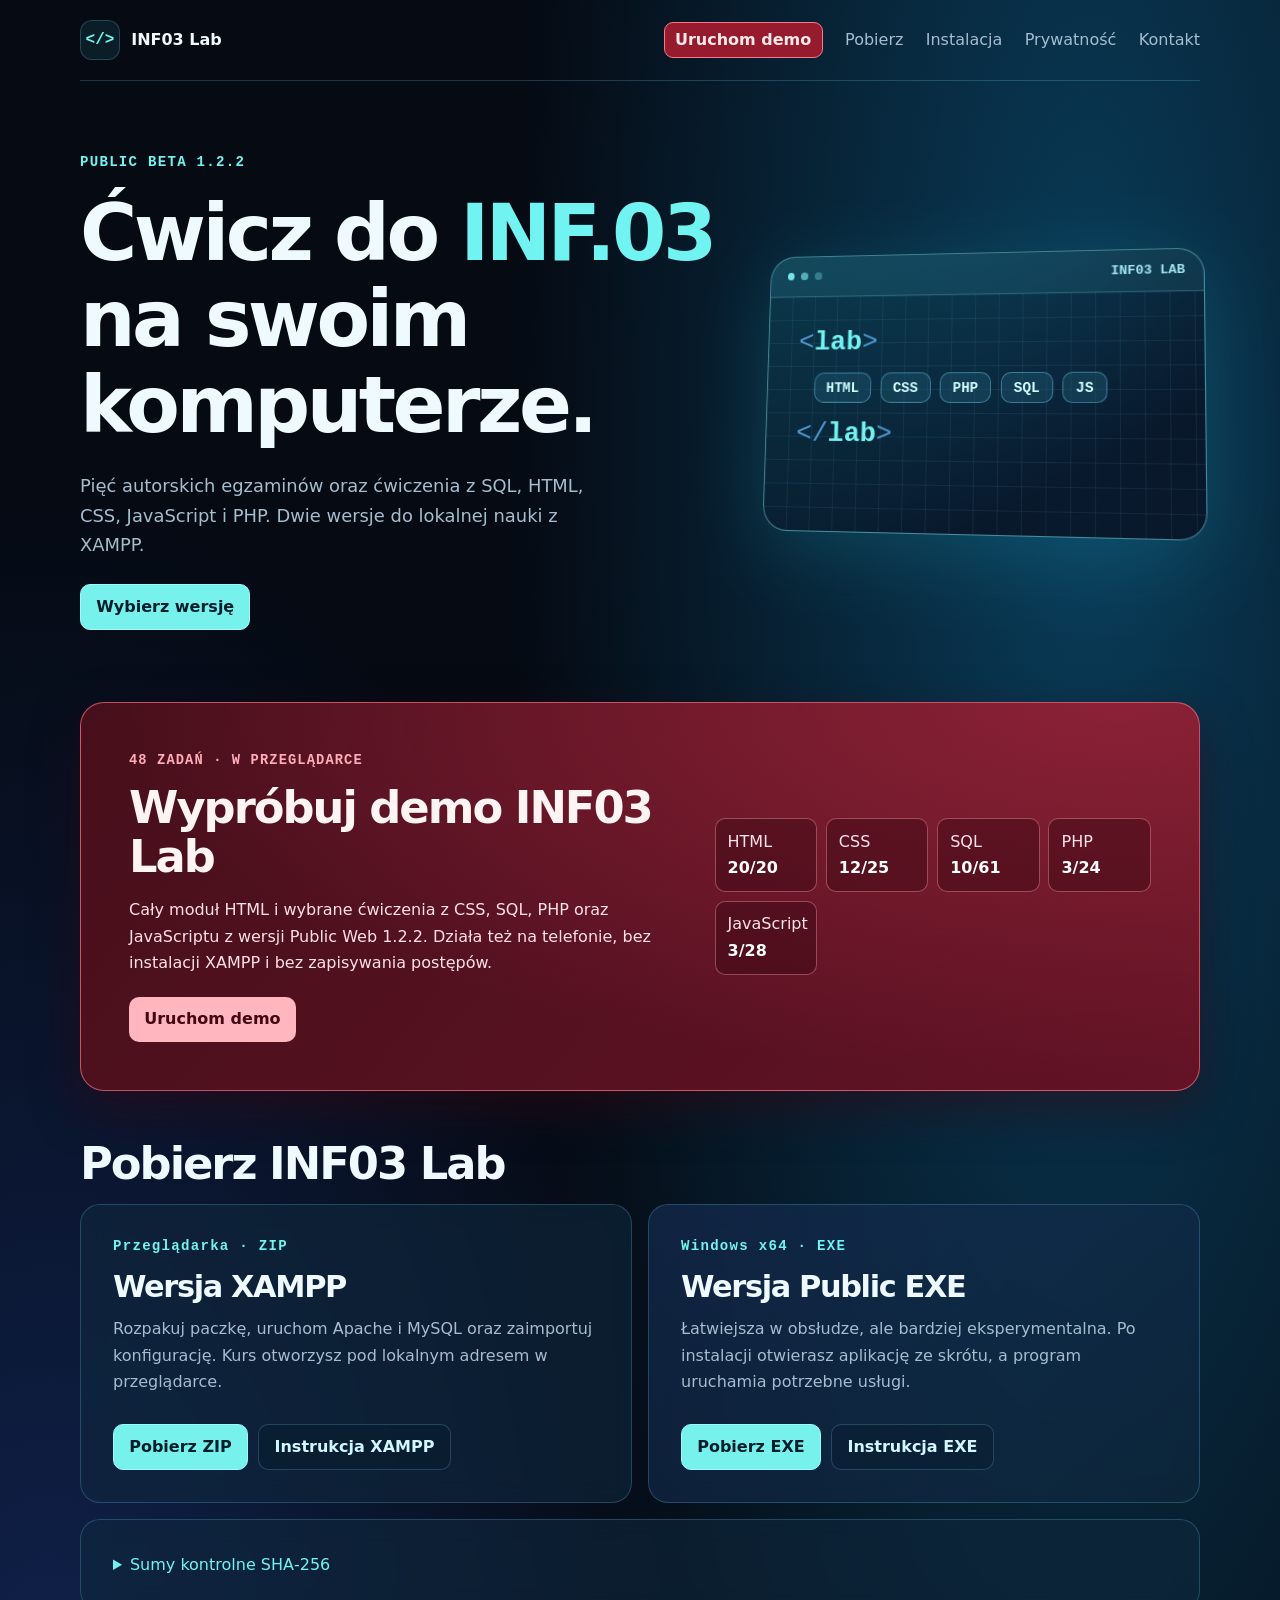
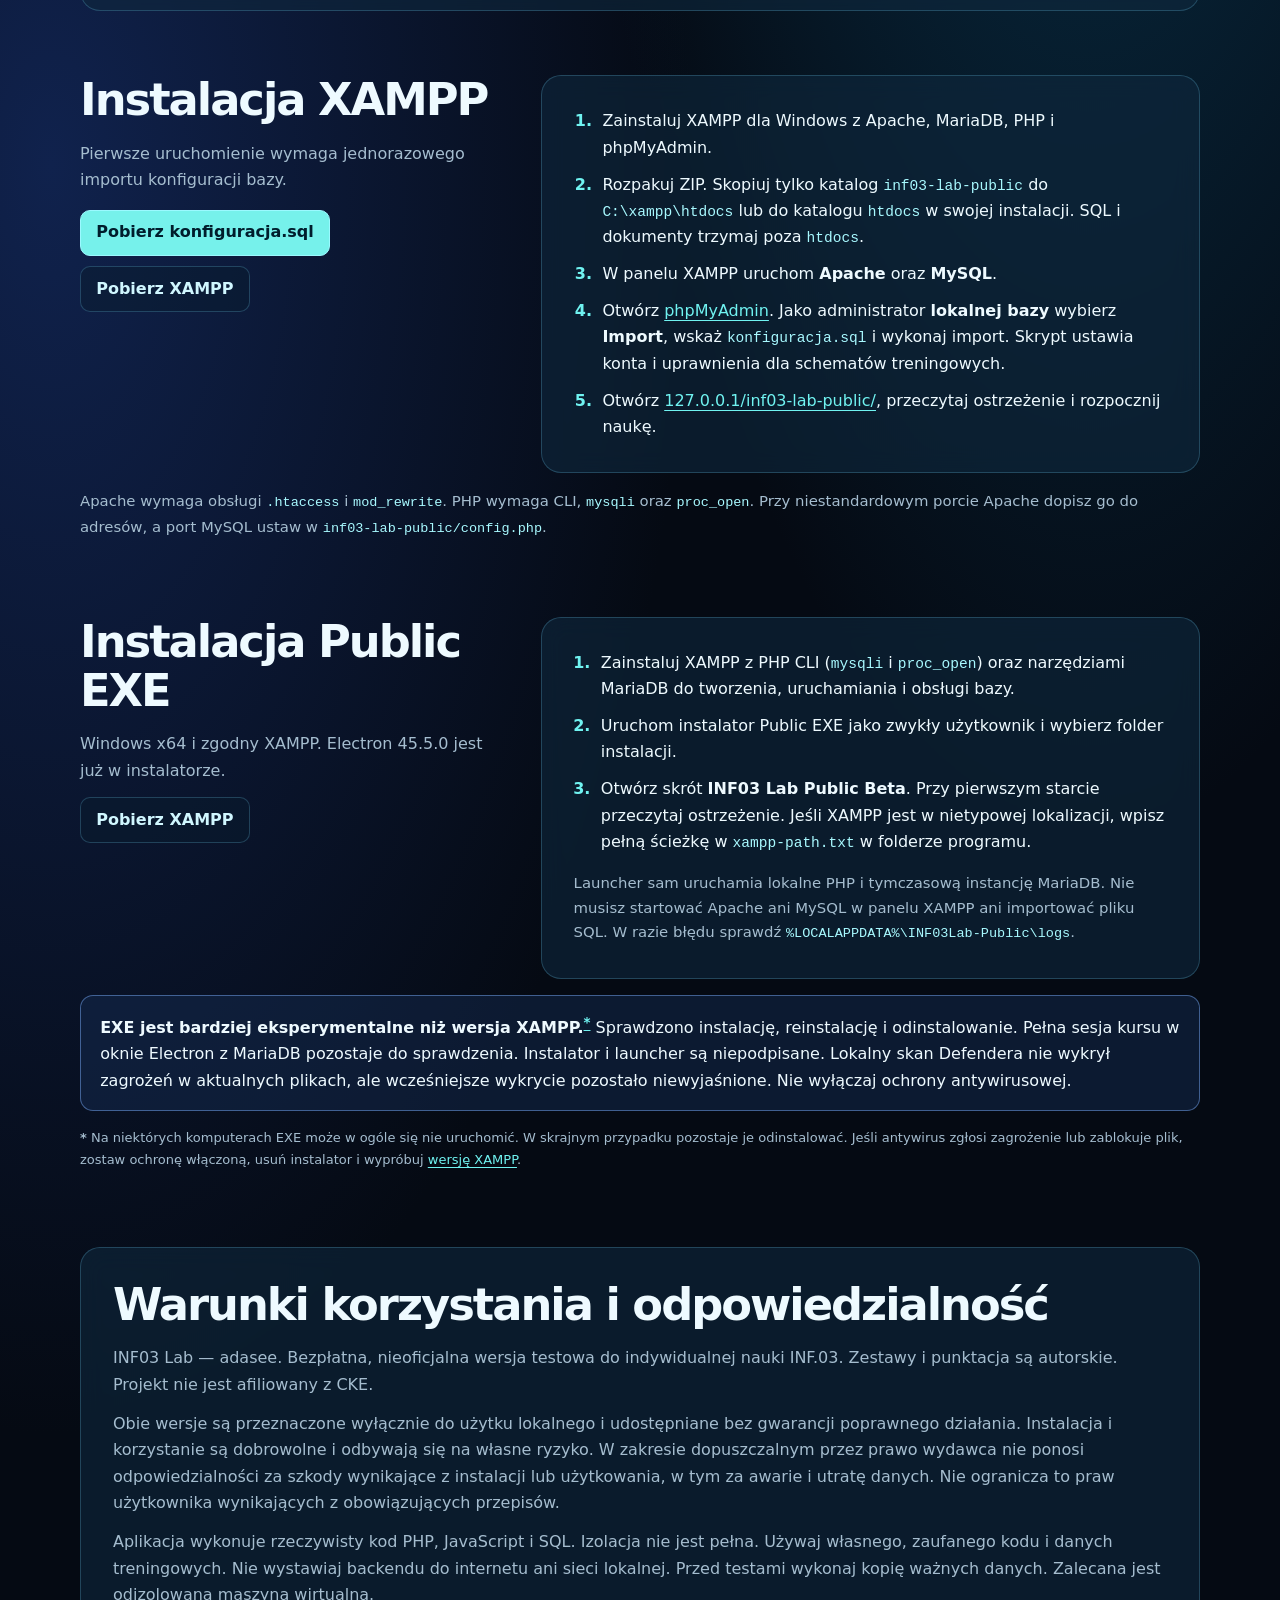
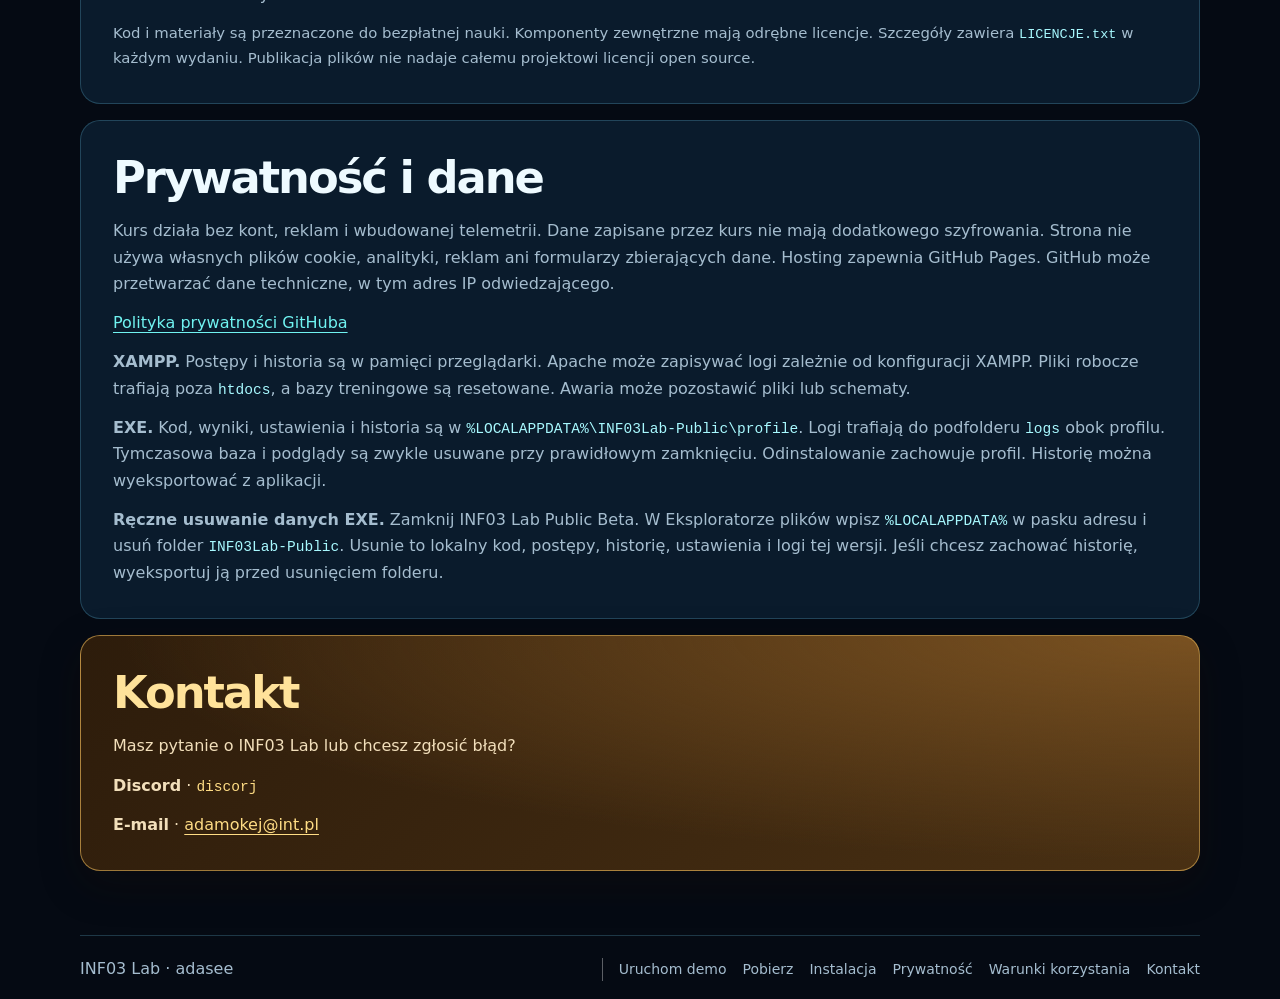
<file: index.html>
<!doctype html>
<html lang="pl">
<head>
  <meta charset="utf-8">
  <meta name="viewport" content="width=device-width, initial-scale=1">
  <meta name="description" content="INF03 Lab Public Beta – lokalne laboratorium do nauki INF.03. Pobierz wersję XAMPP lub eksperymentalny instalator Windows.">
  <title>INF03 Lab · Pobierz Public Beta</title>
  <link rel="stylesheet" href="inf03-aqua.css?v=39f0a32">
  <link rel="stylesheet" href="inf03-demo-highlight.css">
  <style>
    .foot .footer-nav { display:flex; flex-wrap:wrap; gap:.4rem 1rem; font-size:.875rem; border-inline-start:1px solid rgba(255,255,255,.35); padding-inline-start:1rem; }
    .foot .footer-nav a { color:var(--muted); }
    .foot .footer-nav a:hover, .foot .footer-nav a:focus-visible { color:var(--ink); text-decoration:underline; }
    @media (max-width:760px) { .foot { align-items:flex-start; flex-direction:column; } }
  </style>
</head>
<body>
  <a class="skip" href="#main">Przejdź do treści</a>
  <header class="shell top">
    <a class="brand" href="./"><span class="mark" aria-hidden="true">&lt;/&gt;</span> INF03 Lab</a>
    <nav aria-label="Menu główne"><a class="demo-nav" href="demo/">Uruchom demo</a><a href="#pobierz">Pobierz</a><a href="#xampp">Instalacja</a><a href="#prywatnosc">Prywatność</a><a href="#kontakt">Kontakt</a></nav>
  </header>
  <main id="main" class="shell">
    <section class="hero" aria-labelledby="title">
      <div class="hero-copy">
        <p class="kicker">PUBLIC BETA 1.2.2</p>
        <h1 id="title">Ćwicz do <em>INF.03</em><br>na swoim komputerze.</h1>
        <p>Pięć autorskich egzaminów oraz ćwiczenia z SQL, HTML, CSS, JavaScript i PHP. Dwie wersje do lokalnej nauki z XAMPP.</p>
        <a class="button primary" href="#pobierz">Wybierz wersję</a>
      </div>
      <div class="lab" aria-hidden="true">
        <div class="lab-head"><i></i><i></i><i></i><span>INF03 LAB</span></div>
        <div class="lab-body"><span class="lab-code">&lt;<b>lab</b>&gt;</span><div class="modules"><span>HTML</span><span>CSS</span><span>PHP</span><span>SQL</span><span>JS</span></div><span class="lab-code">&lt;/<b>lab</b>&gt;</span></div>
      </div>
    </section>
    <section class="demo-feature" id="demo" aria-labelledby="demo-title">
      <div>
        <p class="demo-kicker">48 ZADAŃ · W PRZEGLĄDARCE</p>
        <h2 id="demo-title">Wypróbuj demo INF03 Lab</h2>
        <p>Cały moduł HTML i wybrane ćwiczenia z CSS, SQL, PHP oraz JavaScriptu z wersji Public Web 1.2.2. Działa też na telefonie, bez instalacji XAMPP i bez zapisywania postępów.</p>
        <a class="button demo-launch" href="demo/">Uruchom demo</a>
      </div>
      <dl class="demo-counts" aria-label="Liczba ćwiczeń w demo i pełnej wersji">
        <div><dt>HTML</dt><dd>20/20</dd></div>
        <div><dt>CSS</dt><dd>12/25</dd></div>
        <div><dt>SQL</dt><dd>10/61</dd></div>
        <div><dt>PHP</dt><dd>3/24</dd></div>
        <div><dt>JavaScript</dt><dd>3/28</dd></div>
      </dl>
    </section>
    <section id="pobierz" aria-labelledby="download-title">
      <h2 id="download-title">Pobierz INF03 Lab</h2>
      <div class="editions">
        <article class="panel edition">
          <p class="edition-label">Przeglądarka · ZIP</p>
          <h3>Wersja XAMPP</h3>
          <p>Rozpakuj paczkę, uruchom Apache i MySQL oraz zaimportuj konfigurację. Kurs otworzysz pod lokalnym adresem w przeglądarce.</p>
          <div class="actions"><a class="button primary" href="https://github.com/AdamOKEJ/adamokej.github.io/releases/download/v1.2.2/INF03-Lab-Public-Web-1.2.2-XAMPP.zip">Pobierz ZIP</a><a class="button quiet" href="#xampp">Instrukcja XAMPP</a></div>
        </article>
        <article class="panel edition desktop">
          <p class="edition-label">Windows x64 · EXE</p>
          <h3>Wersja Public EXE</h3>
          <p>Łatwiejsza w obsłudze, ale bardziej eksperymentalna. Po instalacji otwierasz aplikację ze skrótu, a program uruchamia potrzebne usługi.</p>
          <div class="actions"><a class="button primary" href="https://github.com/AdamOKEJ/adamokej.github.io/releases/download/v1.2.2/INF03-Lab-Public-1.2.2-Setup.exe">Pobierz EXE</a><a class="button quiet" href="#exe">Instrukcja EXE</a></div>
        </article>
      </div>
      <details class="panel checksums">
        <summary>Sumy kontrolne SHA‑256</summary>
        <p>ZIP XAMPP · <code>c5b40b4111b91013e39b1c6e839de1f69587f975638e474e8ab373ca2cb931e2</code></p>
        <p>Public EXE · <code>7cc8d6effb99db36b7248c7374f8d0b988ed899d5e0abb710ef434e6b78988bc</code></p>
      </details>
    </section>
    <section class="guide" id="xampp" aria-labelledby="xampp-title">
      <div><h2 id="xampp-title">Instalacja XAMPP</h2><p>Pierwsze uruchomienie wymaga jednorazowego importu konfiguracji bazy.</p><div class="actions"><a class="button primary" href="konfiguracja.sql" download>Pobierz konfiguracja.sql</a><a class="button quiet" href="https://www.apachefriends.org/download.html">Pobierz XAMPP</a></div></div>
      <ol class="panel steps">
        <li>Zainstaluj XAMPP dla Windows z Apache, MariaDB, PHP i phpMyAdmin.</li>
        <li>Rozpakuj ZIP. Skopiuj tylko katalog <code>inf03-lab-public</code> do <code>C:\xampp\htdocs</code> lub do katalogu <code>htdocs</code> w swojej instalacji. SQL i dokumenty trzymaj poza <code>htdocs</code>.</li>
        <li>W panelu XAMPP uruchom <strong>Apache</strong> oraz <strong>MySQL</strong>.</li>
        <li>Otwórz <a href="http://127.0.0.1/phpmyadmin/">phpMyAdmin</a>. Jako administrator <strong>lokalnej bazy</strong> wybierz <strong>Import</strong>, wskaż <code>konfiguracja.sql</code> i wykonaj import. Skrypt ustawia konta i uprawnienia dla schematów treningowych.</li>
        <li>Otwórz <a href="http://127.0.0.1/inf03-lab-public/">127.0.0.1/inf03-lab-public/</a>, przeczytaj ostrzeżenie i rozpocznij naukę.</li>
      </ol>
      <p class="fine guide-note">Apache wymaga obsługi <code>.htaccess</code> i <code>mod_rewrite</code>. PHP wymaga CLI, <code>mysqli</code> oraz <code>proc_open</code>. Przy niestandardowym porcie Apache dopisz go do adresów, a port MySQL ustaw w <code>inf03-lab-public/config.php</code>.</p>
    </section>
    <section class="guide" id="exe" aria-labelledby="exe-title">
      <div><h2 id="exe-title">Instalacja Public EXE</h2><p>Windows x64 i zgodny XAMPP. Electron 45.5.0 jest już w instalatorze.</p><a class="button quiet" href="https://www.apachefriends.org/download.html">Pobierz XAMPP</a></div>
      <div class="panel">
        <ol class="steps plain">
          <li>Zainstaluj XAMPP z PHP CLI (<code>mysqli</code> i <code>proc_open</code>) oraz narzędziami MariaDB do tworzenia, uruchamiania i obsługi bazy.</li>
          <li>Uruchom instalator Public EXE jako zwykły użytkownik i wybierz folder instalacji.</li>
          <li>Otwórz skrót <strong>INF03 Lab Public Beta</strong>. Przy pierwszym starcie przeczytaj ostrzeżenie. Jeśli XAMPP jest w nietypowej lokalizacji, wpisz pełną ścieżkę w <code>xampp-path.txt</code> w folderze programu.</li>
        </ol>
        <p class="fine">Launcher sam uruchamia lokalne PHP i tymczasową instancję MariaDB. Nie musisz startować Apache ani MySQL w panelu XAMPP ani importować pliku SQL. W razie błędu sprawdź <code>%LOCALAPPDATA%\INF03Lab-Public\logs</code>.</p>
      </div>
      <aside class="notice guide-note"><strong>EXE jest bardziej eksperymentalne niż wersja XAMPP.<sup><a href="#exe-przypis" aria-label="Przypis o zgodności EXE">*</a></sup></strong> Sprawdzono instalację, reinstalację i odinstalowanie. Pełna sesja kursu w oknie Electron z MariaDB pozostaje do sprawdzenia. Instalator i launcher są niepodpisane. Lokalny skan Defendera nie wykrył zagrożeń w aktualnych plikach, ale wcześniejsze wykrycie pozostało niewyjaśnione. Nie wyłączaj ochrony antywirusowej.</aside>
      <p id="exe-przypis" class="fine guide-note" style="font-size:0.8125rem"><strong>*</strong> Na niektórych komputerach EXE może w ogóle się nie uruchomić. W skrajnym przypadku pozostaje je odinstalować. Jeśli antywirus zgłosi zagrożenie lub zablokuje plik, zostaw ochronę włączoną, usuń instalator i wypróbuj <a href="#xampp">wersję XAMPP</a>.</p>
    </section>
    <section id="warunki" class="panel policy" aria-labelledby="terms-title">
      <h2 id="terms-title">Warunki korzystania i odpowiedzialność</h2>
      <p>INF03 Lab — adasee. Bezpłatna, nieoficjalna wersja testowa do indywidualnej nauki INF.03. Zestawy i punktacja są autorskie. Projekt nie jest afiliowany z CKE.</p>
      <p>Obie wersje są przeznaczone wyłącznie do użytku lokalnego i udostępniane bez gwarancji poprawnego działania. Instalacja i korzystanie są dobrowolne i odbywają się na własne ryzyko. W zakresie dopuszczalnym przez prawo wydawca nie ponosi odpowiedzialności za szkody wynikające z instalacji lub użytkowania, w tym za awarie i utratę danych. Nie ogranicza to praw użytkownika wynikających z obowiązujących przepisów.</p>
      <p>Aplikacja wykonuje rzeczywisty kod PHP, JavaScript i SQL. Izolacja nie jest pełna. Używaj własnego, zaufanego kodu i danych treningowych. Nie wystawiaj backendu do internetu ani sieci lokalnej. Przed testami wykonaj kopię ważnych danych. Zalecana jest odizolowana maszyna wirtualna.</p>
      <p class="fine">Kod i materiały są przeznaczone do bezpłatnej nauki. Komponenty zewnętrzne mają odrębne licencje. Szczegóły zawiera <code>LICENCJE.txt</code> w każdym wydaniu. Publikacja plików nie nadaje całemu projektowi licencji open source.</p>
    </section>
    <section id="prywatnosc" class="panel policy" aria-labelledby="privacy-title">
      <h2 id="privacy-title">Prywatność i dane</h2>
      <p>Kurs działa bez kont, reklam i wbudowanej telemetrii. Dane zapisane przez kurs nie mają dodatkowego szyfrowania. Strona nie używa własnych plików cookie, analityki, reklam ani formularzy zbierających dane. Hosting zapewnia GitHub Pages. GitHub może przetwarzać dane techniczne, w tym adres IP odwiedzającego.</p>
      <p><a href="https://docs.github.com/en/site-policy/privacy-policies/github-general-privacy-statement">Polityka prywatności GitHuba</a></p><p><strong>XAMPP.</strong> Postępy i historia są w pamięci przeglądarki. Apache może zapisywać logi zależnie od konfiguracji XAMPP. Pliki robocze trafiają poza <code>htdocs</code>, a bazy treningowe są resetowane. Awaria może pozostawić pliki lub schematy.</p>
      <p><strong>EXE.</strong> Kod, wyniki, ustawienia i historia są w <code>%LOCALAPPDATA%\INF03Lab-Public\profile</code>. Logi trafiają do podfolderu <code>logs</code> obok profilu. Tymczasowa baza i podglądy są zwykle usuwane przy prawidłowym zamknięciu. Odinstalowanie zachowuje profil. Historię można wyeksportować z aplikacji.</p>
      <p><strong>Ręczne usuwanie danych EXE.</strong> Zamknij INF03 Lab Public Beta. W Eksploratorze plików wpisz <code>%LOCALAPPDATA%</code> w pasku adresu i usuń folder <code>INF03Lab-Public</code>. Usunie to lokalny kod, postępy, historię, ustawienia i logi tej wersji. Jeśli chcesz zachować historię, wyeksportuj ją przed usunięciem folderu.</p>
    </section>
    <section id="kontakt" class="panel policy" aria-labelledby="contact-title">
      <h2 id="contact-title">Kontakt</h2>
      <p>Masz pytanie o INF03 Lab lub chcesz zgłosić błąd?</p>
      <p><strong>Discord</strong> · <code>discorj</code></p>
      <p><strong>E-mail</strong> · <a href="mailto:adamokej@int.pl">adamokej@int.pl</a></p>
    </section>
  </main>
  <footer class="shell foot">
    <span>INF03 Lab · adasee</span>
    <nav class="footer-nav" aria-label="Menu w stopce">
      <a href="demo/">Uruchom demo</a>
      <a href="#pobierz">Pobierz</a>
      <a href="#xampp">Instalacja</a>
      <a href="#prywatnosc">Prywatność</a>
      <a href="#warunki">Warunki korzystania</a>
      <a href="#kontakt">Kontakt</a>
    </nav>
  </footer>
</body>
</html>
</file>
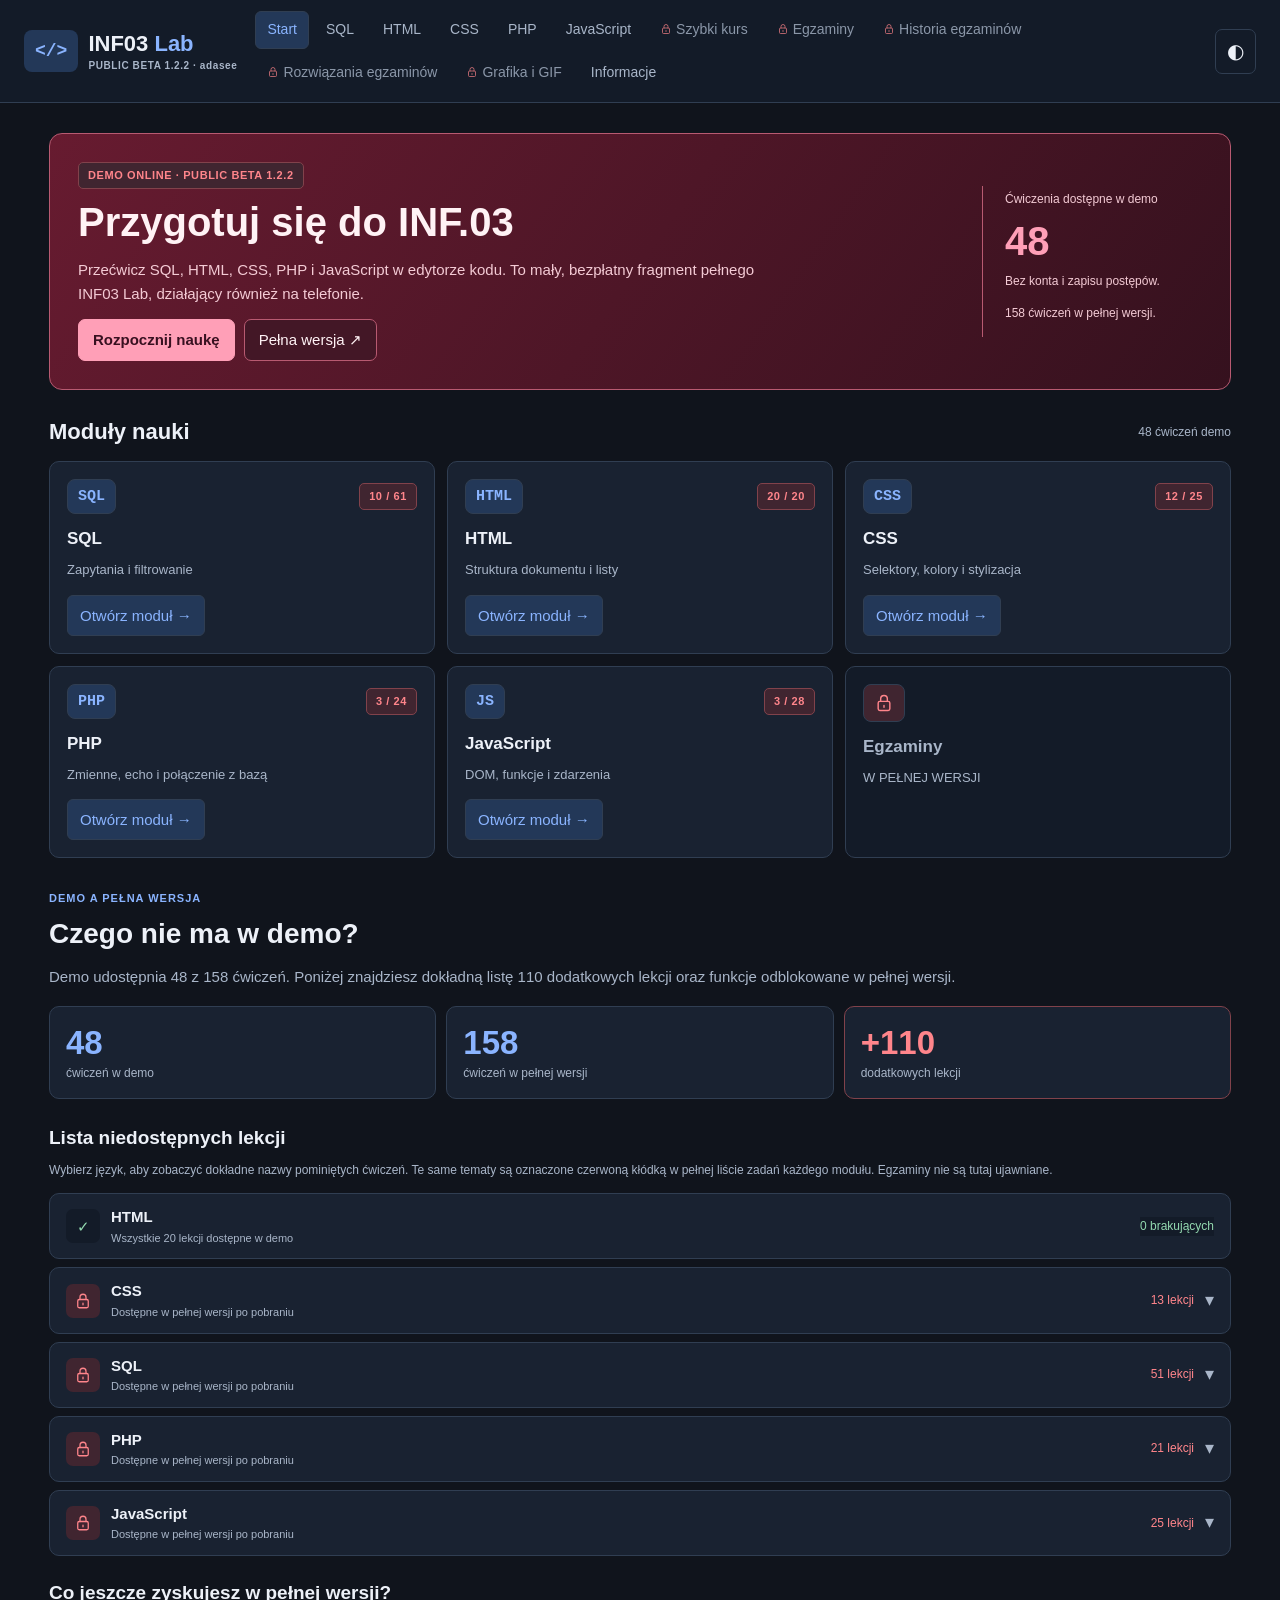
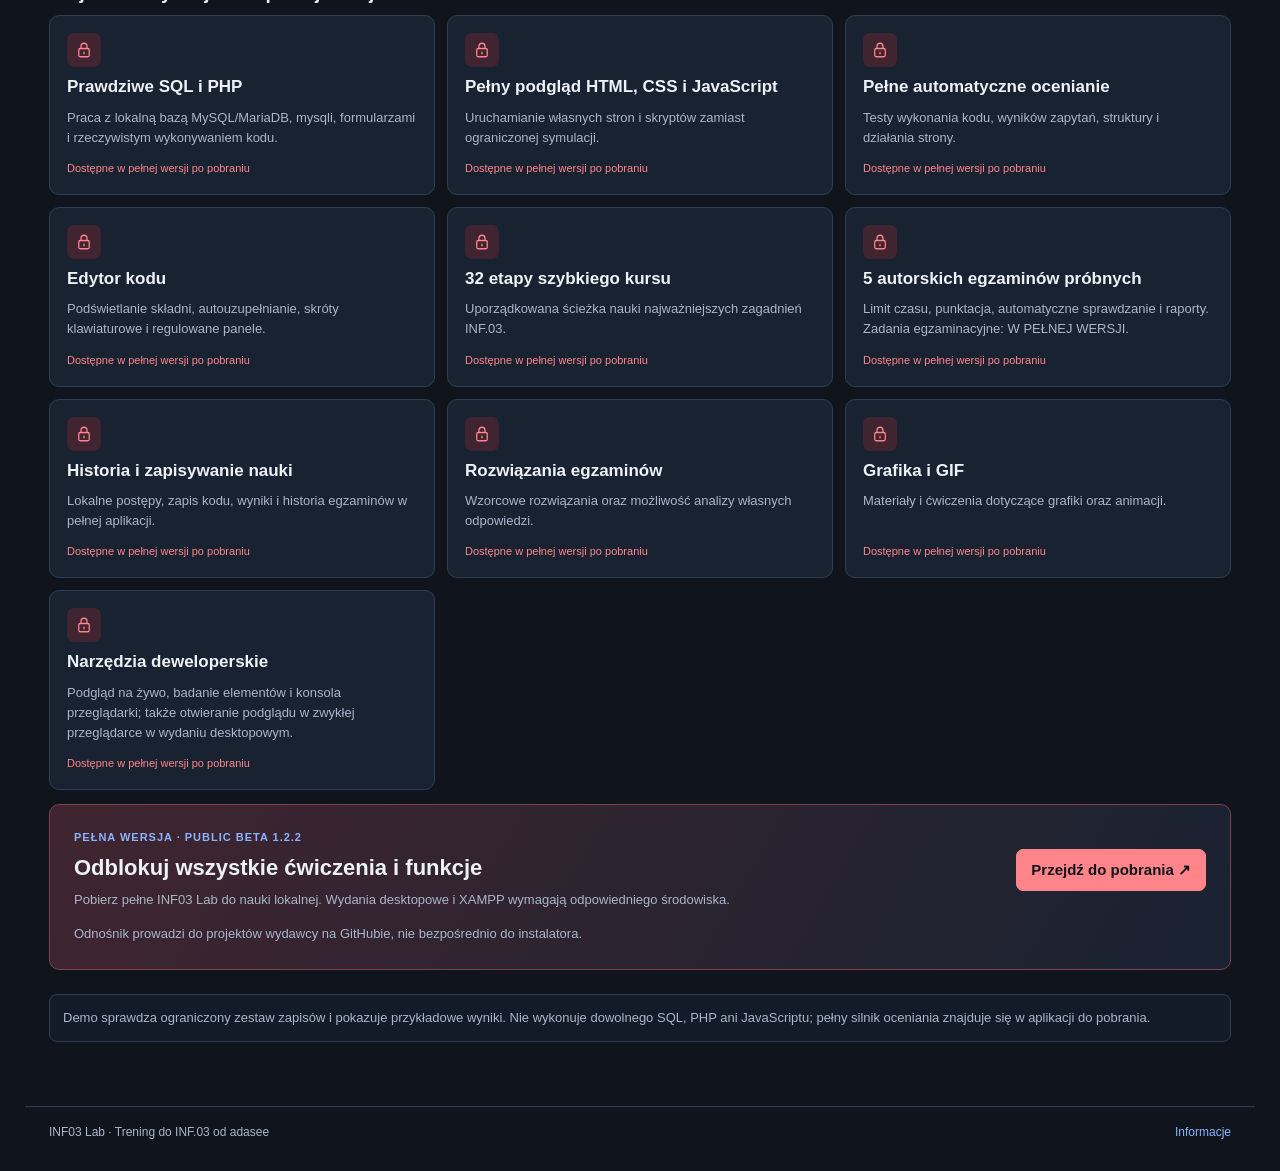
<file: demo/index.html>
<!doctype html>
<html lang="pl"><head><meta charset="utf-8"><meta name="viewport" content="width=device-width,initial-scale=1"><meta name="referrer" content="no-referrer"><meta http-equiv="Content-Security-Policy" content="default-src 'none'; script-src 'self'; style-src 'self'; img-src 'none'; font-src 'none'; connect-src 'none'; object-src 'none'; base-uri 'none'; form-action 'none'; frame-src 'none'; worker-src 'none'"><meta name="description" content="Bezpłatne demo INF03 Lab – ćwiczenia do egzaminu zawodowego."><title>INF03 Lab · Demo online</title><link rel="stylesheet" href="style.css?v=czerwony-baner"><script defer src="tasks.js?v=pelna-lista"></script><script defer src="demo.js?v=pelna-lista"></script></head>
<body><header class="top"><a class="brand" href="#start"><span class="logo">&lt;/&gt;</span><span>INF03 <b>Lab</b><small>PUBLIC BETA 1.2.2 · adasee</small></span></a><nav id="nav" aria-label="Główne menu"></nav><button id="theme" aria-label="Przełącz motyw" title="Przełącz motyw">◐</button></header><main id="main" class="page"></main><footer class="site-footer"><span>INF03 Lab · Trening do INF.03 od adasee</span><a href="#informacje">Informacje</a></footer><noscript>Włącz JavaScript, aby korzystać z demonstracji.</noscript></body></html>
</file>
<file: inf03-aqua.css>
:root{color-scheme:dark;--ink:#eefaff;--muted:#a5bdcf;--aqua:#70f3f1;--line:#78d9ff38;--panel:#10283d9c;font:16px/1.65 "Segoe UI",system-ui,sans-serif}
*{box-sizing:border-box}html{scroll-behavior:smooth}body{margin:0;color:var(--ink);background:radial-gradient(ellipse at 85% 11%,#093c59 0%,transparent 36rem),radial-gradient(ellipse at 4% 42%,#10224d 0%,transparent 40rem),#050a13}
a{color:var(--aqua);text-underline-offset:.22em}a:focus-visible{outline:2px solid #fff;outline-offset:5px}h1,h2,h3,p{margin:0 0 .8rem}h1,h2,h3{line-height:1.1;letter-spacing:-.045em}h1{font-size:clamp(2.55rem,6.1vw,5.3rem);max-width:13ch;margin-bottom:1.4rem}h1 em{font-style:normal;color:var(--aqua)}h2{font-size:clamp(1.8rem,4vw,2.8rem);margin-bottom:1rem}h3{font-size:1.9rem}p{color:var(--muted)}code{font-size:.91em;color:#a8f9ff;overflow-wrap:anywhere}
.shell{width:min(1120px,calc(100% - 2.5rem));margin-inline:auto}.top,.foot{display:flex;align-items:center;justify-content:space-between;gap:1rem;padding-block:1.25rem;border-bottom:1px solid var(--line)}.brand,.top nav a,.foot a{text-decoration:none}.brand{font-weight:750;color:var(--ink);display:flex;align-items:center;gap:.7rem;white-space:nowrap}.mark{display:grid;place-items:center;width:2.5rem;aspect-ratio:1;border:1px solid var(--line);border-radius:12px;color:var(--aqua);background:#51def218;font-family:monospace}.top nav{display:flex;flex-wrap:wrap;gap:.35rem 1.4rem}.top nav a{color:var(--muted)}.top nav a:hover,.foot a:hover{color:var(--ink)}
.hero{min-height:32rem;display:grid;grid-template-columns:1.18fr .82fr;align-items:center;gap:2.5rem;padding-block:4.5rem}.hero-copy>p:not(.kicker){max-width:33rem;font-size:1.12rem;margin-bottom:1.5rem}.kicker,.edition-label{color:var(--aqua);font:650 .88rem/1.4 ui-monospace,Consolas,monospace;letter-spacing:.09em}.kicker{margin-bottom:1.15rem}
.lab{overflow:hidden;border:1px solid #8bf1f279;border-radius:26px;background:linear-gradient(150deg,#1dbed326,#081325dd 76%);box-shadow:0 18px 80px #20bad631;transform:perspective(850px) rotateY(-8deg) rotateX(5deg)}.lab-head{display:flex;align-items:center;gap:.45rem;padding:.8rem 1.1rem;border-bottom:1px solid var(--line);background:#62dffc16}.lab-head i{width:.48rem;aspect-ratio:1;border-radius:50%;background:#78e3e8}.lab-head i:nth-child(2){opacity:.65}.lab-head i:nth-child(3){opacity:.35}.lab-head span{margin-left:auto;font:600 .83rem ui-monospace,monospace;color:#a5e5ee}.lab-body{min-height:15rem;padding:2rem;background-image:linear-gradient(#78d9ff14 1px,transparent 1px),linear-gradient(90deg,#78d9ff14 1px,transparent 1px);background-size:24px 24px}.lab-code{font:1.75rem ui-monospace,monospace;color:#4e99d1}.lab-code b{color:var(--aqua)}.modules{display:flex;flex-wrap:wrap;gap:.6rem;margin:1rem 0 1rem 1.1rem}.modules span{border:1px solid #78d9ff66;border-radius:10px;padding:.42rem .75rem;background:#1a536a80;color:#d2fcff;font:650 .9rem ui-monospace,monospace}
.editions{display:grid;grid-template-columns:1fr 1fr;gap:1rem}.panel{background:var(--panel);border:1px solid var(--line);border-radius:20px;padding:clamp(1.15rem,3vw,2rem);backdrop-filter:blur(12px)}.edition{display:flex;flex-direction:column}.desktop{background:linear-gradient(140deg,#172f5999,#10283d9c)}.edition>p:not(.edition-label){flex:1}.actions{display:flex;flex-wrap:wrap;gap:.65rem;margin-top:1rem}.button{display:inline-flex;align-items:center;min-height:2.85rem;border-radius:10px;padding:.55rem .95rem;font-weight:700;text-decoration:none}.primary{background:#76f1eb;color:#001d2c;border:1px solid #9bf9ff}.primary:hover{background:#b1fffa}.quiet{border:1px solid var(--line);color:#d0f7ff;background:#091c2e77}.quiet:hover{background:#1b4158}
.guide{display:grid;grid-template-columns:minmax(0,1fr) minmax(0,1.55fr);gap:1rem 2.2rem}.guide,.policy{margin-top:4rem}section{scroll-margin-top:1.3rem}.steps{margin:0;padding-left:3.5rem}.steps li{padding-left:.3rem}.steps li+li{margin-top:.65rem}.steps li::marker{color:var(--aqua);font-weight:750}.steps.plain{padding:0 0 0 1.4rem;margin-bottom:1rem}.guide-note{grid-column:1/-1}.fine{font-size:.93rem}.notice{border:1px solid #7aacf87a;border-radius:13px;background:#172d5477;padding:1rem 1.2rem}.policy+.policy{margin-top:1rem}.policy p:last-child,.panel p:last-child{margin-bottom:0}.foot{border-top:1px solid var(--line);border-bottom:0;margin-top:4rem;color:var(--muted)}.skip{position:absolute;left:1rem;top:-5rem;background:#050a13;padding:.7rem;z-index:1}.skip:focus{top:1rem}
@media(max-width:760px){.hero,.editions,.guide{grid-template-columns:1fr}.hero{gap:1.5rem;padding-block:3rem}.lab{transform:none;max-width:30rem}.guide,.policy{margin-top:2.5rem}.top{align-items:flex-start}.top nav{justify-content:flex-end}.foot{margin-top:2.5rem}}
@media(prefers-reduced-motion:reduce){html{scroll-behavior:auto}}

.checksums{margin-top:1rem}.checksums summary{cursor:pointer;color:var(--aqua)}.checksums p:first-of-type{margin-top:.75rem}

#kontakt {
  color: #fff3cf;
  border-color: #d9aa52a6;
  background: radial-gradient(ellipse at top right, #795121 0%, transparent 68%), linear-gradient(135deg, #2d1c0b, #493013);
  box-shadow: 0 14px 40px #180e074d;
}
#kontakt h2 { color: #ffe29a; }
#kontakt p { color: #f2dfbb; }
#kontakt a, #kontakt code { color: #ffdd85; }
#kontakt a:hover { color: #fff2c8; }
</file>
<file: inf03-demo-highlight.css>
.top nav .demo-nav{color:#ffe9e9;background:#961b2e;border:1px solid #ff7585;border-radius:9px;padding:.25rem .65rem;font-weight:750}.top nav .demo-nav:hover{background:#b1233a;color:white}.top nav{align-items:center}.demo-feature{display:grid;grid-template-columns:minmax(0,1.25fr) minmax(0,1fr);gap:1.5rem 2.5rem;align-items:center;margin:0 0 3rem;padding:clamp(1.25rem,4.5vw,3rem);border:1px solid #ff7785a6;border-radius:24px;background:radial-gradient(ellipse at 93% 0%,#8b2136 0%,transparent 68%),linear-gradient(130deg,#470f1b,#631325);box-shadow:0 18px 46px #35051080;color:#fff4f4}.demo-feature p{color:#ffe0e3}.demo-feature .demo-kicker{font:700 .86rem/1.4 ui-monospace,monospace;letter-spacing:.08em;color:#ffadb8}.demo-launch{color:#430814;background:#ffb6bf;margin-top:.45rem}.demo-launch:hover{background:#ffd5db}.demo-counts{display:grid;grid-template-columns:repeat(auto-fit,minmax(6.3rem,1fr));gap:.55rem;margin:0}.demo-counts div{background:#38091170;border:1px solid #ff9ba46b;border-radius:10px;padding:.6rem .75rem}.demo-counts dt{color:#ffe3e6}.demo-counts dd{margin:0;font-weight:750;color:white}@media(max-width:760px){.demo-feature{grid-template-columns:1fr;margin-bottom:2rem}}
</file>
<file: demo/style.css>
:root{color-scheme:dark;--bg:#10141c;--card:#192231;--sub:#131b28;--line:#303e52;--text:#edf1f8;--muted:#a9b6c9;--accent:#8ab4ff;--sel:#233858;--bad:#ff9fa9;--good:#9abdfb}*{box-sizing:border-box}body{margin:0;background:var(--bg);color:var(--text);font:15px/1.55 "Manrope","Segoe UI",Arial,sans-serif}body.light{color-scheme:light;--bg:#edf2f8;--card:#fff;--sub:#f6f8fc;--line:#d3ddeb;--text:#192c45;--muted:#54667f;--accent:#2458a3;--sel:#e2ecfb;--bad:#a32d3d;--good:#2458a3}a{color:var(--accent);text-decoration:none}button{font:inherit;color:var(--text);background:var(--sub);border:1px solid var(--line);border-radius:7px;cursor:pointer;padding:8px 14px}button:hover{border-color:var(--accent)}button:disabled{opacity:.5;cursor:not-allowed}.primary{background:var(--accent);color:#101b2e;border-color:var(--accent);font-weight:600}.light .primary{color:white}.top{display:flex;align-items:center;gap:18px;padding:11px 24px;border-bottom:1px solid var(--line);background:var(--sub);position:sticky;top:0;z-index:5;min-height:68px}.brand{display:flex;align-items:center;gap:10px;color:var(--text);font-size:22px;font-weight:600;line-height:1.15;white-space:nowrap}.brand b{color:var(--accent)}.brand small{display:block;font-size:10px;color:var(--muted);letter-spacing:.6px;margin-top:4px}.logo{font:600 18px "JetBrains Mono",Consolas,"Courier New",monospace;background:var(--sel);color:var(--accent);border-radius:8px;padding:11px}.top nav{display:flex;align-items:center;gap:5px;flex:1;flex-wrap:wrap}.top nav a{color:var(--muted);padding:7px 11px;font-size:14px;border-radius:6px;border:1px solid transparent}.top nav a.active{color:var(--accent);background:var(--sel);border-color:var(--line)}.top nav a:hover{color:var(--text)}#theme{padding:6px 11px;font-size:20px}.page{max-width:1230px;margin:auto;padding:30px 24px 50px}.eyebrow{font-size:11px;letter-spacing:1px;font-weight:600;color:var(--accent);text-transform:uppercase}h1{font-size:clamp(27px,4vw,40px);line-height:1.2;margin:9px 0 12px;font-weight:600}h2{font-size:22px;margin:0 0 8px;font-weight:600}h3{font-size:17px;margin:0 0 8px;font-weight:600}p{margin:0 0 14px;color:var(--muted)}.hero{border:1px solid var(--line);border-radius:13px;padding:28px;background:linear-gradient(115deg,var(--card),var(--sub));margin-bottom:25px}.hero p{max-width:720px}.actions{display:flex;gap:9px;flex-wrap:wrap;align-items:center}.section-title{display:flex;align-items:center;justify-content:space-between;margin:24px 0 12px;gap:10px}.section-title h2{margin:0}.grid{display:grid;grid-template-columns:repeat(auto-fit,minmax(205px,1fr));gap:12px}.card{background:var(--card);border:1px solid var(--line);border-radius:10px;padding:17px;min-width:0}.card p{font-size:13px}.card a.button{display:inline-block;padding:8px 12px;background:var(--sel);border:1px solid var(--line);border-radius:6px}.num{font-size:30px;font-weight:600;font-variant-numeric:tabular-nums;color:var(--accent)}.bar{height:7px;background:var(--line);border-radius:8px;overflow:hidden;margin:10px 0}.bar div{height:100%;background:var(--accent);border-radius:8px}.muted{font-size:12px;color:var(--muted)}.course-layout{display:grid;grid-template-columns:280px minmax(0,1fr);min-height:calc(100vh - 68px)}.course-side{padding:20px 12px;border-right:1px solid var(--line);height:calc(100vh - 68px);overflow:auto;position:sticky;top:68px}.course-side h2,.course-side p,.course-side .bar{margin-left:8px;margin-right:8px}.step{width:100%;display:flex;align-items:center;text-align:left;gap:8px;white-space:normal;font-size:13px;border:1px solid transparent;background:transparent;padding:9px 8px;border-radius:6px}.step.active{background:var(--sel);color:var(--accent);border-color:var(--line)}.step .n{font-size:11px;min-width:24px;color:var(--muted)}.step .check{margin-left:auto;color:var(--accent)}.work-frame{display:block;width:100%;height:calc(100vh - 68px);border:0;background:var(--bg)}.course-work{min-width:0}.course-work .work-frame{height:calc(100vh - 117px)}.work-head{padding:8px 18px;border-bottom:1px solid var(--line);display:flex;gap:10px;align-items:center;justify-content:space-between;min-height:49px}.work-head .actions button{font-size:12px;padding:6px 9px}.timer{font-variant-numeric:tabular-nums;color:var(--accent);font-weight:600}.exam-details{display:grid;grid-template-columns:repeat(auto-fit,minmax(250px,1fr));gap:10px}.exam-list .card{display:flex;flex-direction:column}.exam-list .actions{margin-top:auto}.report-row{border-bottom:1px solid var(--line);padding:15px 0}.report-row:last-child{border:0}.report-row summary{cursor:pointer;color:var(--muted);font-size:13px;margin-top:8px}.result-title{display:flex;gap:12px;justify-content:space-between;align-items:center}.result-title b{color:var(--accent);white-space:nowrap}.pass{color:var(--good)}.fail{color:var(--bad)}.report-row pre{white-space:pre-wrap;overflow-wrap:anywhere;font:13px/1.5 "JetBrains Mono",Consolas,"Courier New",monospace}.note{border:1px solid var(--line);border-radius:8px;background:var(--sub);padding:13px;color:var(--muted);font-size:13px;margin:14px 0}.note strong{color:var(--text)}#worker{position:fixed;left:-20000px;top:0;width:1100px;height:900px;border:0;pointer-events:none}.empty{padding:20px}.review{padding:0 8px}.review li{margin:6px 0}.foot{color:var(--muted);font-size:12px;margin:26px 0}button:focus-visible,a:focus-visible{outline:2px solid var(--accent);outline-offset:2px}@media(max-width:850px){.top{padding:10px 12px;flex-wrap:wrap;gap:8px}.top nav{order:3;width:100%;flex:auto}.top nav a{padding:6px 8px;font-size:12px}.top #theme{margin-left:auto}.course-layout{display:block}.course-side{position:static;height:auto;max-height:270px;border-bottom:1px solid var(--line);border-right:0}.work-frame,.course-work .work-frame{height:calc(100vh - 110px);min-height:600px}.page{padding:20px 14px}.hero{padding:19px}.work-head{flex-wrap:wrap}}

.action-link{display:inline-block;padding:8px 14px;border-radius:7px;border:1px solid var(--line);background:var(--sub);color:var(--text)}.action-link.primary{background:var(--accent);border-color:var(--accent);color:#101b2e}.light .action-link.primary{color:white}

/* Spójna typografia interfejsu i edytorów. */
code,kbd,samp{font-family:"JetBrains Mono",Consolas,"Courier New",monospace}

/* Poradnik grafiki */
.graphics-grid{display:grid;grid-template-columns:repeat(2,minmax(0,1fr));gap:12px}.guide-card h3{margin-top:6px}.guide-card ol{padding-left:22px;margin:12px 0;font-size:14px}.guide-card li{margin-bottom:8px}.guide-card p{font-size:14px}.guide-tip{background:var(--sub);border-left:3px solid var(--accent);border-radius:4px;padding:10px 12px;font-size:13px;color:var(--muted);margin-top:12px}.format-table>div{display:grid;grid-template-columns:55px 1fr;gap:12px;border-bottom:1px solid var(--line);padding:9px 0;font-size:14px}.format-table{margin-bottom:12px}.gif-layout{display:grid;grid-template-columns:minmax(0,1fr) 220px;gap:20px;align-items:center}.gif-demo{display:grid;gap:10px;justify-items:start}.gif-demo img{max-width:100%;height:auto;border-radius:8px;border:1px solid var(--line)}.guide-card pre{background:var(--sub);padding:10px;overflow:auto;border-radius:6px;font-size:13px}.guide-card kbd{background:var(--sub);border:1px solid var(--line);border-radius:4px;padding:1px 4px;font-size:12px}.guide-card details{margin-top:12px}.guide-card summary{cursor:pointer;color:var(--accent);font-size:14px}.guide-card details p{margin-top:8px}.graphics-check{display:flex;align-items:center;gap:10px;padding:9px 0;border-bottom:1px solid var(--line);font-size:14px;cursor:pointer}.graphics-check:last-child{border-bottom:0}.graphics-check input{accent-color:var(--accent);width:18px;height:18px;flex:none}.graphics-check input:checked+span{color:var(--muted)}#grafika-cwiczenia{scroll-margin-top:120px}@media(max-width:760px){.graphics-grid,.gif-layout{grid-template-columns:1fr}.graphics-page .section-title{flex-wrap:wrap}}

.solution-tabs{display:flex;gap:7px;flex-wrap:wrap;margin:18px 0}.solution-code{overflow:auto;max-height:70vh;white-space:pre;tab-size:4;font-family:"JetBrains Mono",Consolas,monospace;font-size:13px;line-height:1.65;padding:16px;border:1px solid var(--line);border-radius:8px}.solution-code code{font:inherit}.solution-tabs button{font-size:13px}

.history-controls{display:flex;gap:12px;flex-wrap:wrap;margin:12px 0 18px}.history-controls label{display:flex;gap:8px;align-items:center;font-size:13px;color:var(--muted)}.history-controls select{font:inherit;color:var(--text);background:var(--sub);border:1px solid var(--line);border-radius:6px;padding:7px}.history-entry{margin-bottom:10px}.history-entry h3,.history-entry p{margin:4px 0}.history-entry .actions{margin-top:10px}

/* Demo online */
.site-footer{max-width:1230px;margin:0 auto;padding:16px 24px 28px;border-top:1px solid var(--line);display:flex;gap:14px;justify-content:space-between;color:var(--muted);font-size:12px;flex-wrap:wrap}.demo-tag{display:inline-flex;color:var(--accent);font-size:11px;font-weight:700;letter-spacing:.6px;border:1px solid var(--line);background:var(--sel);padding:4px 9px;border-radius:5px;align-items:center;gap:6px}.demo-hero{display:grid;grid-template-columns:minmax(0,1fr) 220px;gap:20px;align-items:center}.hero-stat{border-left:1px solid var(--line);padding-left:22px}.hero-stat .num{font-size:40px}.demo-grid{grid-template-columns:repeat(3,minmax(0,1fr))}.demo-card{display:flex;flex-direction:column;min-height:170px}.demo-card .actions{margin-top:auto}.card-top{display:flex;align-items:center;justify-content:space-between;gap:10px;margin-bottom:12px}.module-icon{font:700 15px Consolas,monospace;background:var(--sel);color:var(--accent);border:1px solid var(--line);border-radius:8px;padding:8px 10px}.lock-text{color:var(--muted);font-size:12px;display:inline-flex;align-items:center;gap:7px}.lock-text svg{width:15px;height:15px;flex:none}.locked-card{background:var(--sub)}.locked-card h3{color:var(--muted)}.locked-page{max-width:650px;margin:45px auto;text-align:center;padding:50px 20px}.locked-page svg{width:42px;height:42px;color:var(--accent);margin-bottom:14px}.locked-page h1{letter-spacing:1px;font-size:clamp(20px,5vw,32px)}.workspace{display:grid;grid-template-columns:238px minmax(0,1fr);gap:14px;align-items:start}.task-list{padding:12px}.task-list h2{font-size:16px;padding:4px 5px}.task-list .step{margin:4px 0;min-height:42px}.task-panel{min-width:0;display:grid;gap:12px}.editor-grid{display:grid;grid-template-columns:minmax(0,1.2fr) minmax(0,1fr);gap:12px}.editor-card,.result-card{min-width:0;padding:0;overflow:hidden}.panel-head{padding:12px 14px;border-bottom:1px solid var(--line);display:flex;align-items:center;justify-content:space-between;gap:8px}.panel-head h3{margin:0;font-size:15px}.file-label{font:12px Consolas,monospace;color:var(--muted)}textarea{display:block;width:100%;min-height:240px;resize:vertical;background:var(--sub);border:0;color:var(--text);font:14px/1.65 Consolas,'Courier New',monospace;padding:14px;tab-size:4;outline-offset:-3px}textarea:focus-visible{outline:2px solid var(--accent)}.panel-actions{display:flex;flex-wrap:wrap;gap:7px;padding:12px;border-top:1px solid var(--line)}.preview{padding:16px;min-height:205px;overflow:auto;overflow-wrap:anywhere}.preview pre,.hint pre{margin:0;white-space:pre-wrap;overflow-wrap:anywhere;font:13px/1.5 Consolas,monospace}.preview table{border-collapse:collapse;width:100%;font-size:13px}.preview td,.preview th{border:1px solid var(--line);padding:8px;text-align:left}.preview .sample{background:white;color:#222;border-radius:5px;padding:12px;min-height:120px}.preview .sample p{color:#222}.preview .sample h1{font-size:26px}.preview .sample h2{font-size:21px}.preview .sample h3{font-size:17px}.preview .sample ul,.preview .sample ol{padding-left:25px}.preview .sample .fixture-header,.preview .sample .fixture-footer{padding:12px;margin:0}.preview .sample .fixture-header.correct{background:navy;color:white}.preview .sample .fixture-footer.correct{background:#333;color:white}.feedback{padding:12px 14px;border-top:1px solid var(--line);color:var(--muted);font-size:13px;overflow-wrap:anywhere}.feedback.pass{color:var(--good)}.feedback.fail{color:var(--bad)}.hint{padding:12px 14px;background:var(--sub);border:1px solid var(--line);border-radius:8px;color:var(--muted);font-size:13px}.hint p{margin-bottom:0}.hint strong{color:var(--text)}.task-title{display:flex;align-items:flex-start;justify-content:space-between;gap:10px}.task-title h1{font-size:clamp(24px,3vw,32px)}.task-title .demo-tag{white-space:nowrap}.data-table{overflow-x:auto}.data-table table{border-collapse:collapse;width:100%;font-size:13px}.data-table th,.data-table td{border:1px solid var(--line);padding:6px 10px;text-align:left}.mini-progress{display:flex;align-items:center;gap:8px}.mini-progress progress{width:100%;height:9px;accent-color:var(--accent)}.mini-progress span{font-size:12px;color:var(--muted);white-space:nowrap}.top nav a.locked-link{opacity:.8}.top nav a.locked-link svg{width:12px;height:12px;vertical-align:-1px;margin-right:4px}.download-link{display:inline-flex;align-items:center;justify-content:center;min-height:42px}.card p:last-child{margin-bottom:0}.keyboard{font-size:12px;color:var(--muted)}[hidden]{display:none!important}@media(max-width:900px){.workspace{grid-template-columns:190px minmax(0,1fr)}.editor-grid{grid-template-columns:1fr}.demo-grid{grid-template-columns:repeat(2,minmax(0,1fr))}}@media(max-width:600px){.top{position:static}.top nav{display:grid;grid-template-columns:repeat(3,minmax(0,1fr));gap:4px}.top nav a{padding:9px 5px;text-align:center;overflow-wrap:anywhere;line-height:1.3}.top nav a.active{font-weight:700}.brand{font-size:20px}.demo-hero{grid-template-columns:1fr;gap:12px}.hero-stat{border:0;border-top:1px solid var(--line);padding:14px 0 0}.demo-grid{grid-template-columns:1fr}.demo-card{min-height:0}.workspace{grid-template-columns:1fr}.task-list .step{min-height:42px}.task-panel{gap:10px}.panel-actions button{flex:1;min-height:44px}.panel-actions button.primary{flex-basis:100%}textarea{font-size:16px;min-height:200px}.site-footer{padding:15px}.task-title{flex-wrap:wrap}.hero .actions a{min-height:44px}.preview{min-height:150px}.page{padding:18px 12px 30px}.locked-page{margin:15px auto;padding:36px 14px}}
.module-icon svg{display:block;width:20px;height:20px}.task-list .note .lock-text{align-items:flex-start}.preview .sample .fixture-header,.preview .sample .fixture-footer{overflow-wrap:anywhere}

.preview .sample.demo-css-1.correct header{ background-color: Navy; color: white; }
.preview .sample.demo-css-1.correct footer{ background-color: #333333; color: white; }
.preview .sample.demo-css-2.correct #promocja{color:red;}
.preview .sample.demo-css-2.correct .karta{background-color:LightBlue;}
.preview .sample.demo-css-2.correct p{font-size:18px;}
.preview .sample.demo-css-3.correct{font-family: Georgia, serif;}
.preview .sample.demo-css-3.correct h2{text-align:center;font-style:italic;font-size:24px;}
.preview .sample.demo-css-4.correct aside{width:30%;height:200px;}
.preview .sample.demo-css-4.correct section{width:70%;height:200px;}
.preview .sample.demo-css-5.correct .karta{padding:10px 20px; margin:5px 10px 15px 20px;}
.preview .sample.demo-css-6.correct aside{float:left;width:30%;height:180px;}
.preview .sample.demo-css-6.correct section{float:left;width:70%;height:180px;}
.preview .sample.demo-css-6.correct footer{clear:both;}
.preview .sample.demo-css-7.correct main{display:flex;}
.preview .sample.demo-css-7.correct aside{width:30%;}
.preview .sample.demo-css-7.correct section{width:70%;}
.preview .sample.demo-css-8.correct table,.preview .sample.demo-css-8.correct td{border:1px solid black;}
.preview .sample.demo-css-8.correct table{border-collapse:collapse;}
.preview .sample.demo-css-8.correct td{padding:8px;}
.preview .sample.demo-css-9.correct .karta{width:60%;margin:0 auto;text-align:center;}
.preview .sample.demo-css-10.correct a{color:green;text-decoration:none;}
.preview .sample.demo-css-10.correct a:hover{color:white;background-color:DarkGreen;}
.preview .sample.demo-css-11.correct #lista{height:100px;overflow:auto;}
.preview .sample.demo-css-11.correct #ukryty{overflow:hidden;}
.preview .sample.demo-css-12.correct ul{list-style-type:square;}
.preview .sample.demo-css-12.correct a{text-decoration:none;color:#009900;}
.preview .demo-css-sample{display:flow-root;min-height:100px}.preview .demo-css-sample aside,.preview .demo-css-sample section{background:#dce9fa;color:#243a5c;outline:1px solid #acc2df;padding:8px}.preview .demo-css-sample section{background:#ebf2fd}.preview .demo-css-sample .karta{outline:1px solid #aabbd4;background:#eaf1f9}.preview .demo-css-sample #ukryty{width:110px;white-space:nowrap;outline:1px solid #aabbd4}.preview .sample table,.preview .sample td,.preview .sample th{border:1px solid #aaa}.preview .sample .inert-link{color:#164bb1;text-decoration:underline}.preview .sample .inert-control{display:inline-block;border:1px solid #aaa;padding:3px 8px;margin:3px;border-radius:4px;color:#333;background:#eee}.preview .sample .inert-img{display:block;background:#eff4fa;border:1px dashed #6c819f;padding:10px}.task-list .task-items{max-height:65vh;overflow:auto}.data-table{margin:8px 0}.data-table td{white-space:nowrap}.preview .sample p{overflow-wrap:anywhere}.task-list summary{cursor:pointer}@media(max-width:600px){.task-list .task-items{max-height:225px}.task-list{padding:10px}.task-list .step{min-height:38px}.task-list h2{margin-bottom:2px}}

/* Full-edition comparison; no persistence or external assets. */
.comparison{margin:32px 0 24px}.comparison .section-title{margin:0 0 10px}.comparison .section-title h2{font-size:clamp(22px,3vw,28px);margin-top:4px}.comparison-stats{display:grid;grid-template-columns:repeat(3,minmax(0,1fr));gap:10px;margin:18px 0 24px}.comparison-stats .card{display:flex;flex-direction:column;gap:1px;padding:16px}.comparison-stats .num{font-size:clamp(24px,4vw,33px);line-height:1.2}.comparison-subtitle{font-size:19px;margin:22px 0 8px}.missing-groups{display:grid;gap:8px}.missing-group{padding:0;overflow:hidden}.missing-group summary,.missing-group.all-available{display:flex;align-items:center;gap:11px;padding:13px 16px;min-height:60px}.missing-group summary{list-style:none;cursor:pointer}.missing-group summary::-webkit-details-marker{display:none}.missing-group summary::after{content:'▾';color:var(--muted);font-size:18px;flex-shrink:0}.missing-group[open] summary::after{content:'▴'}.missing-group summary:focus-visible{outline:2px solid var(--accent);outline-offset:-3px}.missing-summary-icon,.feature-icon{flex-shrink:0;display:grid;place-items:center;width:34px;height:34px;border-radius:7px;background:var(--sel);color:var(--accent)}.missing-summary-icon svg,.feature-icon svg{width:18px;height:18px}.missing-heading{display:flex;flex:1;min-width:0;flex-direction:column;line-height:1.35;gap:3px}.missing-heading small,.comparison-feature small{font-size:11px;color:var(--muted)}.missing-count{font-size:12px;color:var(--accent);text-align:right;flex-shrink:0}.missing-list{list-style:none;margin:0;padding:14px 16px;border-top:1px solid var(--line);display:grid;grid-template-columns:repeat(2,minmax(0,1fr));gap:4px 14px}.missing-list li{display:flex;align-items:flex-start;gap:8px;padding:7px 4px;font-size:13px;overflow-wrap:anywhere}.missing-list svg{color:var(--muted);width:13px;height:13px;flex:0 0 13px;margin-top:4px}.comparison-features{grid-template-columns:repeat(3,minmax(0,1fr))}.comparison-feature{display:flex;flex-direction:column;align-items:flex-start;gap:7px}.comparison-feature h3,.comparison-feature p{margin:0}.comparison-feature small{margin-top:auto;padding-top:5px}.comparison-cta{margin-top:14px;padding:24px;display:grid;grid-template-columns:minmax(0,1fr) auto;gap:14px;align-items:center;background:linear-gradient(120deg,var(--sel),var(--card))}.comparison-cta h2{margin:5px 0}.comparison-cta p{margin:0}.comparison-link-note{grid-column:1/-1}.comparison-cta .actions{justify-content:flex-end}.comparison-cta a{white-space:normal;text-align:center}.comparison-feature p{overflow-wrap:anywhere}@media(max-width:850px){.comparison-features{grid-template-columns:repeat(2,minmax(0,1fr))}}@media(max-width:600px){.comparison{margin-top:26px}.comparison-stats{gap:6px}.comparison-stats .card{padding:10px 8px}.comparison-stats .muted{font-size:11px;line-height:1.3}.missing-group summary,.missing-group.all-available{padding:11px 9px;gap:7px}.missing-summary-icon{width:28px;height:28px}.missing-heading small{font-size:10px}.missing-count{font-size:11px}.missing-list{grid-template-columns:minmax(0,1fr);padding:8px 12px}.comparison-features{grid-template-columns:minmax(0,1fr)}.comparison-cta{grid-template-columns:minmax(0,1fr);padding:17px}.comparison-cta .actions{justify-content:stretch}.comparison-cta a{width:100%}}

/* Full lesson catalog — visual distinction only, never persisted. */
:root{--locked:#ff858b;--locked-bg:#402530;--locked-line:#81424b;--bad:#ff858b;--good:#93d9b0}body.light{--locked:#a82e3c;--locked-bg:#fce7e9;--locked-line:#da99a2;--bad:#a82e3c;--good:#246a45}
.demo-tag{color:var(--locked);background:var(--locked-bg);border-color:var(--locked-line)}.locked-link svg,.lock-text,.locked-card .module-icon,.locked-page svg,.missing-summary-icon,.feature-icon,.missing-list svg,.missing-count{color:var(--locked)}.locked-link:hover,.locked-link.active{color:var(--locked)!important}.locked-card .module-icon,.missing-summary-icon,.feature-icon{background:var(--locked-bg)}.all-available .missing-summary-icon,.all-available .missing-count{color:var(--good);background:var(--sub)}.comparison-stats .card:last-child .num{color:var(--locked)}.comparison-stats .card:last-child{border-color:var(--locked-line)}.missing-group[open] summary{background:var(--locked-bg)}.missing-list li{color:var(--text)}.comparison-feature small{color:var(--locked)}.comparison-cta{border-color:var(--locked-line);background:linear-gradient(120deg,var(--locked-bg),var(--card))}.comparison-cta .primary{background:var(--locked);border-color:var(--locked);color:var(--bg)}.light .comparison-cta .primary{color:#fff}
.task-list .eyebrow{padding:2px 5px}.task-list>p{padding:0 5px;margin-bottom:8px}.lesson-legend{font-size:11px;color:var(--locked);padding:0 5px 9px;border-bottom:1px solid var(--line);margin-bottom:8px}.lesson-legend span,.sidebar-bottom a{display:flex;gap:6px;align-items:center}.lesson-legend svg,.sidebar-bottom svg{width:15px;height:15px;flex:none}.task-list .task-items{max-height:min(66vh,640px);overflow:auto;scrollbar-width:thin;scrollbar-color:var(--line) transparent;padding-right:3px}.lesson-group h3{font-size:11px;color:var(--muted);margin:12px 5px 5px;font-weight:650}.task-list .step{min-height:35px;margin:2px 0;padding:7px 6px;gap:6px}.step .n{flex:0 0 22px;min-width:0}.lesson-name{flex:1;min-width:0;overflow-wrap:anywhere}.lesson-lock{color:var(--locked);display:flex;flex:0 0 17px;margin-left:auto}.lesson-lock svg{width:15px;height:15px}.locked-step{color:var(--locked);background:transparent}.locked-step .n{color:var(--muted)}.locked-step:hover,.locked-step.active{background:var(--locked-bg);border-color:var(--locked-line);color:var(--locked)}.sidebar-bottom{border-top:1px solid var(--line);padding:8px 3px 0;margin-top:8px}.sidebar-bottom a{justify-content:center;font-size:12px;color:var(--locked);border-color:var(--locked-line)}.sidebar-bottom p{margin:0}.locked-lesson-page{padding:clamp(20px,5vw,50px);border-color:var(--locked-line);text-align:center;background:linear-gradient(145deg,var(--card),var(--locked-bg))}.locked-lesson-page>svg{width:38px;height:38px;color:var(--locked);margin-bottom:10px}.locked-lesson-page .eyebrow{color:var(--locked)}.locked-lesson-page h2{font-size:clamp(20px,4vw,29px);overflow-wrap:anywhere}.locked-lesson-page .action-link{margin:3px;max-width:100%;white-space:normal}.locked-lesson-page .primary{background:var(--locked);border-color:var(--locked);color:var(--bg)}.light .locked-lesson-page .primary{color:white}@media(max-width:850px){.task-list .task-items{max-height:260px}.locked-lesson-page{padding:22px 12px}}

.demo-hero {
  background: linear-gradient(125deg, #671b30, #35111e);
  border-color: #b85a71;
  color: #fff2f5;
}
.demo-hero p, .demo-hero .muted { color: #f4cbd5; }
.demo-hero .hero-stat { border-color: #b85a71; }
.demo-hero .hero-stat .num { color: #ff9fb7; }
.demo-hero .action-link { background: #431726; color: #fff2f5; border-color: #b85a71; }
.demo-hero .action-link.primary { background: #ff9fb7; color: #381020; border-color: #ff9fb7; }
.demo-hero .action-link:hover { border-color: #ffd7e2; }
.demo-hero .action-link:focus-visible { outline: 2px solid #fff2f5; outline-offset: 3px; }
</file>
